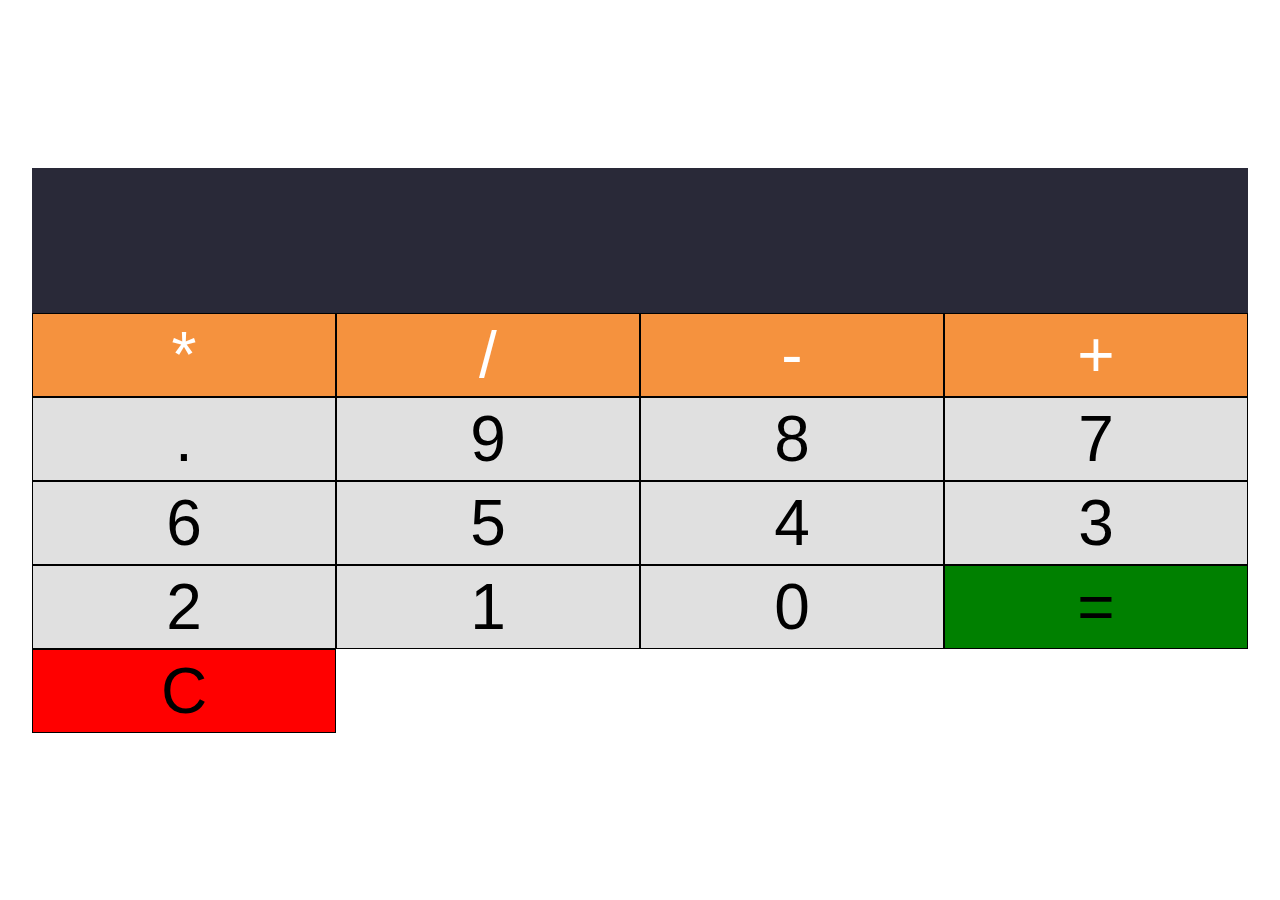
<file: Calculator-JavaScript-Project-master/index.html>
<!DOCTYPE html>
<html lang="en">

<head>
 <meta charset="UTF-8">
 <meta name="viewport" content="width=device-width, initial-scale=1.0">
 <meta http-equiv="X-UA-Compatible" content="ie=edge">
 <title>Recording</title>
 <link rel="stylesheet" href="main.css">
</head>

<body>
 <section class="calculator">
  <form>
   <input type="text" name="" id="" class="screen">
  </form>
  <div class="buttons">
   <!-- yellow -->
   <button type="button" class="btn btn-yellow" data-num="*">*</button>
   <button type="button" class="btn btn-yellow" data-num="/">/</button>
   <button type="button" class="btn btn-yellow" data-num="-">-</button>
   <button type="button" class="btn btn-yellow" data-num="+">+</button>
   <!-- grey buttons -->
   <button type="button" class="btn btn-grey" data-num=".">.</button>
   <button type="button" class="btn btn-grey" data-num="9">9</button>
   <button type="button" class="btn btn-grey" data-num="8">8</button>
   <button type="button" class="btn btn-grey" data-num="7">7</button>
   <button type="button" class="btn btn-grey" data-num="6">6</button>
   <button type="button" class="btn btn-grey" data-num="5">5</button>
   <button type="button" class="btn btn-grey" data-num="4">4</button>
   <button type="button" class="btn btn-grey" data-num="3">3</button>
   <button type="button" class="btn btn-grey" data-num="2">2</button>
   <button type="button" class="btn btn-grey" data-num="1">1</button>
   <button type="button" class="btn btn-grey" data-num="0">0</button>
   <button type="button" class="btn-equal btn-grey">=</button>
   <button type="button" class="btn-clear btn-grey">C</button>


  </div>





 </section>





 <script src="./app.js"></script>
</body>

</html>
</file>
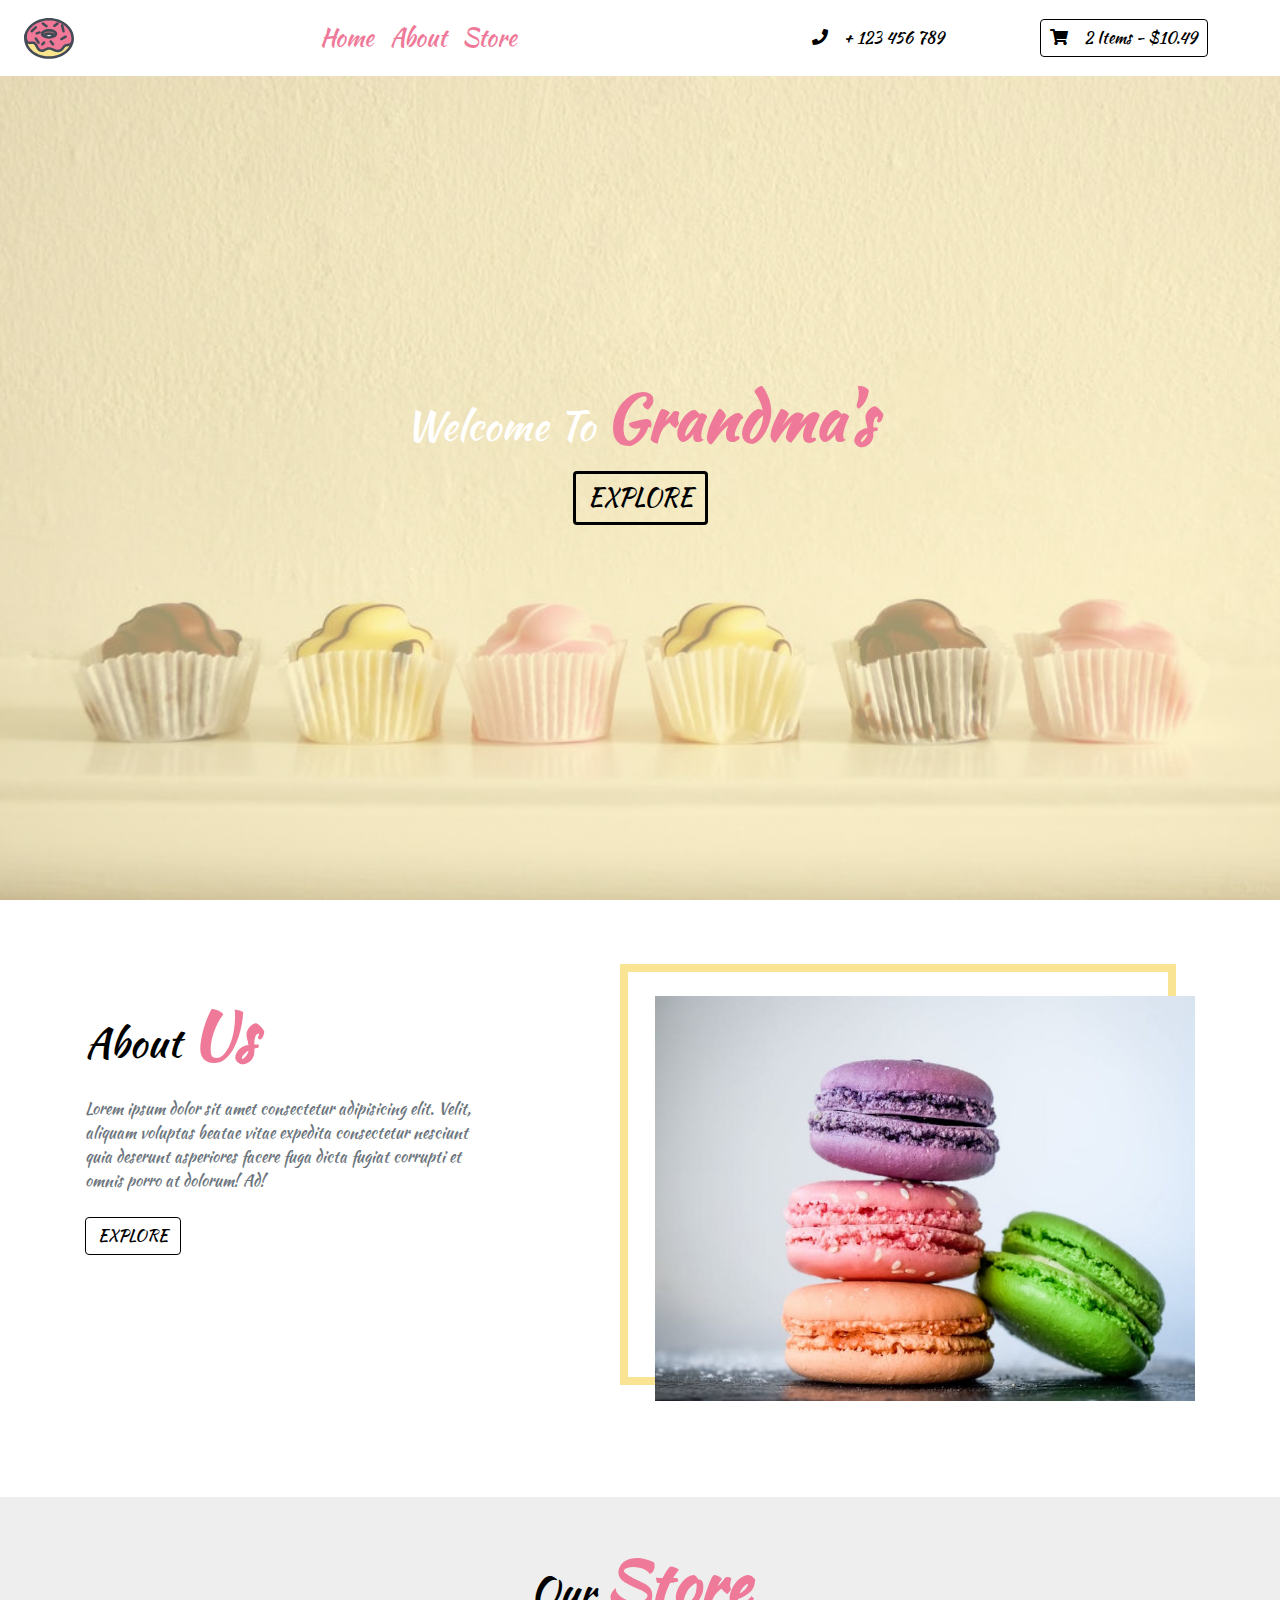
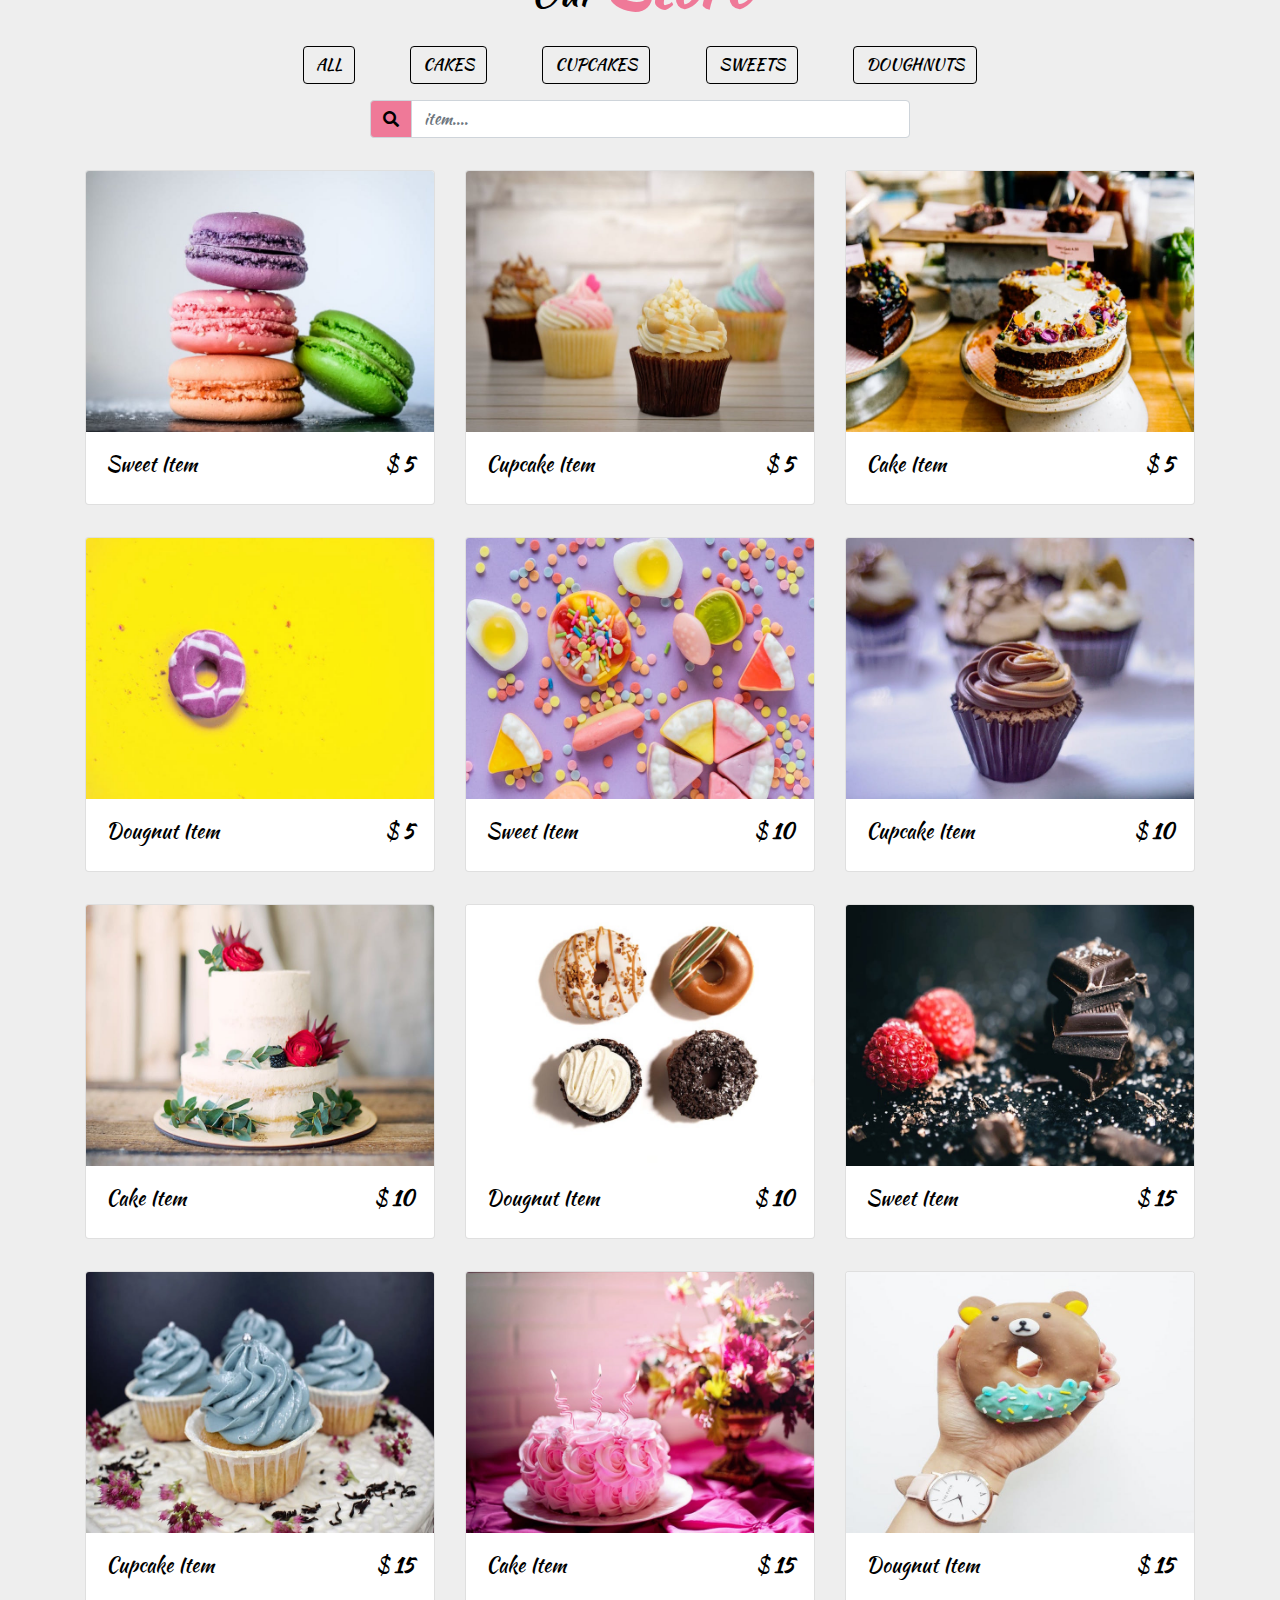
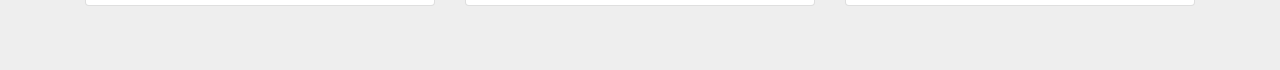
<file: filter-project-main/index.html>
<!DOCTYPE html>
<html lang="en">

<head>
  <meta charset="UTF-8">
  <meta name="viewport" content="width=device-width, initial-scale=1.0">
  <meta http-equiv="X-UA-Compatible" content="ie=edge">
  <!-- bootstrap css -->
  <link rel="stylesheet" href="css/bootstrap.min.css">
  <!-- main css -->
  <link rel="stylesheet" href="css/style.css">

  <!-- font awesome -->
  <link rel="stylesheet" href="css/all.css">
  <title>Starter Template</title>
  <style>
  </style>
</head>

<body>
  <!-- header -->
  <header>
    <!-- navbar  -->
    <!-- 
https://www.iconfinder.com/icons/2427887/dessert_donut_doughnut_fat_sweets_icon
Creative Commons (Attribution 3.0 Unported);
https://www.iconfinder.com/korawan_m
     -->
    <nav class="navbar navbar-expand-lg px-4">
      <a class="navbar-brand" href="#"><img src="img/logo.svg" alt=""></a>
      <button class="navbar-toggler" type="button" data-toggle="collapse" data-target="#myNav">
        <span class="toggler-icon"><i class="fas fa-bars"></i></span>
      </button>
      <div class="collapse navbar-collapse" id="myNav">
        <ul class="navbar-nav mx-auto text-capitalize">
          <li class="nav-item active">
            <a class="nav-link" href="#">home</a>
          </li>
          <li class="nav-item">
            <a class="nav-link " href="#">about</a>
          </li>
          <li class="nav-item">
            <a class="nav-link" href="#">store</a>
          </li>
        </ul>
        <div class="nav-info-items d-none d-lg-flex ">
          <!-- single info -->
          <div class="nav-info align-items-center d-flex justify-content-between mx-lg-5">
            <span class="info-icon mx-lg-3"><i class="fas fa-phone"></i></span>
            <p class="mb-0">+ 123 456 789</p>
          </div>
          <!-- end of single info -->
          <!-- single info -->
          <div id="cart-info" class="nav-info align-items-center cart-info d-flex justify-content-between mx-lg-5">
            <span class="cart-info__icon mr-lg-3"><i class="fas fa-shopping-cart"></i></span>
            <p class="mb-0 text-capitalize"><span id="item-count">2 </span> items - $<span class="item-total">10.49</span></p>
          </div>
          <!-- end of single info -->
        </div>
      </div>
    </nav>
    <!-- end of nav -->
    <!-- banner  -->
    <div class="container-fluid">
      <div class="row max-height justify-content-center align-items-center">
        <div class="col-10 mx-auto banner text-center">
          <h1 class="text-capitalize">welcome to <strong class="banner-title ">grandma's</strong></h1>
          <a href="#store" class="btn banner-link text-uppercase my-2">explore</a>

        </div>
        <div id="cart" class="cart">
          <!-- cart item -->
          <div class="cart-item d-flex justify-content-between text-capitalize my-3">
            <img src="img/z-cake-2.jpeg" class="img-fluid rounded-circle" id="item-img" alt="">
            <div class="item-text">

              <p id="cart-item-title" class="font-weight-bold mb-0">cart item</p>
              <p id="cart-item-price" class="mb-0">10.99</p>
            </div>
            <a href="#" id='cart-item-remove' class="cart-item-remove">
              <i class="fas fa-trash"></i>
            </a>
          </div>
          <!--end of  cart item -->
          <!-- cart item -->
          <div class="cart-item d-flex justify-content-between text-capitalize my-3">
            <img src="img/z-sweets-3.jpeg" class="img-fluid rounded-circle" id="item-img" alt="">
            <div class="cart-item-text">

              <p id="cart-item-title" class="font-weight-bold mb-0">cart item</p>
              <p id="cart-item-price" class="mb-0">10.99</p>
            </div>
            <a href="#" id='cart-item-remove' class="cart-item-remove">
              <i class="fas fa-trash"></i>
            </a>
          </div>
          <!--end of  cart item -->
          <!-- cart total -->
          <div class="cart-total-container d-flex justify-content-around text-capitalize mt-5">
            <h5>total</h5>
            <h5> $ <strong id="cart-total" class="font-weight-bold">10.00</strong> </h5>
          </div>
          <!--end cart total -->
          <!-- cart buttons -->
          <div class="cart-buttons-container mt-3 d-flex justify-content-between">
            <a href="#" id="clear-cart" class="btn btn-outline-secondary btn-black text-uppercase">clear cart</a>
            <a href="#" class="btn btn-outline-secondary text-uppercase btn-pink">checkout</a>
          </div>
          <!--end of  cart buttons -->
          <!--  -->
        </div>
      </div>
    </div>




    <!--end of  banner  -->
  </header>
  <!-- header -->
  <!-- about us -->
  <section class="about py-5" id="about">
    <div class="container">

      <div class="row">
        <div class="col-10 mx-auto col-md-6 my-5">
          <h1 class="text-capitalize">about <strong class="banner-title ">us</strong></h1>
          <p class="my-4 text-muted w-75">Lorem ipsum dolor sit amet consectetur adipisicing elit. Velit, aliquam voluptas
            beatae vitae expedita consectetur nesciunt quia deserunt asperiores facere fuga dicta fugiat corrupti et omnis
            porro at dolorum! Ad!</p>
          <a href="#" class="btn btn-outline-secondary btn-black text-uppercase ">explore</a>

        </div>
        <div class="col-10 mx-auto col-md-6 align-self-center my-5">
          <div class="about-img__container">
            <img src="img/sweets-1.jpeg" class="img-fluid" alt="">
          </div>
        </div>
      </div>
    </div>
  </section>

  <!-- end of about us -->


  <!-- store -->
  <section id="store" class="store py-5">
    <div class="container">
      <!-- section title -->
      <div class="row">
        <div class="col-10 mx-auto col-sm-6 text-center">
          <h1 class="text-capitalize">our <strong class="banner-title ">store</strong></h1>
        </div>
      </div>
      <!-- end of section title -->
      <!--filter buttons -->
      <div class="row">
        <div class=" col-lg-8 mx-auto d-flex justify-content-around my-2 sortBtn flex-wrap">
          <a href="#" class="btn btn-outline-secondary btn-black text-uppercase filter-btn m-2" data-filter="all"> all</a>
          <a href="#" class="btn btn-outline-secondary btn-black text-uppercase filter-btn m-2" data-filter="cakes">cakes</a>
          <a href="#" class="btn btn-outline-secondary btn-black text-uppercase filter-btn m-2" data-filter="cupcakes">cupcakes</a>
          <a href="#" class="btn btn-outline-secondary btn-black text-uppercase filter-btn m-2" data-filter="sweets">sweets</a>
          <a href="#" class="btn btn-outline-secondary btn-black text-uppercase filter-btn m-2" data-filter="doughnuts">doughnuts</a>
        </div>
      </div>
      <!-- search box -->
      <div class="row">

        <div class="col-10 mx-auto col-md-6">
          <form>
            <div class="input-group mb-3">
              <div class="input-group-prepend ">
                <span class="input-group-text search-box" id="search-icon"><i class="fas fa-search"></i></span>
              </div>
              <input type="text" class="form-control" placeholder='item....' id="search-item">
            </div>

          </form>
        </div>
      </div>
      <!--end of filter buttons -->
      <!-- store  items-->
      <div class="row" id="store-items">
        <!-- single item -->
        <div class="col-10 col-sm-6 col-lg-4 mx-auto my-3 store-item sweets" data-item="sweets">
          <div class="card ">
            <div class="img-container">
              <img src="img/sweets-1.jpeg" class="card-img-top store-img" alt="">
              <span class="store-item-icon">
                <i class="fas fa-shopping-cart"></i>
              </span>
            </div>
            <div class="card-body">
              <div class="card-text d-flex justify-content-between text-capitalize">
                <h5 id="store-item-name">sweet item</h5>
                <h5 class="store-item-value">$ <strong id="store-item-price" class="font-weight-bold">5</strong></h5>

              </div>
            </div>


          </div>
          <!-- end of card-->
        </div>
        <!--end of single store item-->
        <!-- single item -->
        <div class="col-10 col-sm-6 col-lg-4 mx-auto my-3 store-item cupcakes" data-item="cupcakes">
          <div class="card ">
            <div class="img-container">
              <img src="img/cupcake-1.jpeg" class="card-img-top store-img" alt="">
              <span class="store-item-icon">
                <i class="fas fa-shopping-cart"></i>
              </span>
            </div>
            <div class="card-body">
              <div class="card-text d-flex justify-content-between text-capitalize">
                <h5 id="store-item-name">cupcake item</h5>
                <h5 class="store-item-value">$ <strong id="store-item-price" class="font-weight-bold">5</strong></h5>

              </div>
            </div>


          </div>
          <!-- end of card-->
        </div>
        <!--end of single store item-->
        <!-- single item -->
        <div class="col-10 col-sm-6 col-lg-4 mx-auto my-3 store-item cakes" data-item="cakes">
          <div class="card ">
            <div class="img-container">
              <img src="img/cake-1.jpeg" class="card-img-top store-img" alt="">
              <span class="store-item-icon">
                <i class="fas fa-shopping-cart"></i>
              </span>
            </div>
            <div class="card-body">
              <div class="card-text d-flex justify-content-between text-capitalize">
                <h5 id="store-item-name">cake item</h5>
                <h5 class="store-item-value">$ <strong id="store-item-price" class="font-weight-bold">5</strong></h5>

              </div>
            </div>


          </div>
          <!-- end of card-->
        </div>
        <!--end of single store item-->
        <!-- single item -->
        <div class="col-10 col-sm-6 col-lg-4 mx-auto my-3 store-item doughnuts" data-item="dougnuts">
          <div class="card ">
            <div class="img-container">
              <img src="img/doughnut-1.jpeg" class="card-img-top store-img" alt="">
              <span class="store-item-icon">
                <i class="fas fa-shopping-cart"></i>
              </span>
            </div>
            <div class="card-body">
              <div class="card-text d-flex justify-content-between text-capitalize">
                <h5 id="store-item-name">dougnut item</h5>
                <h5 class="store-item-value">$ <strong id="store-item-price" class="font-weight-bold">5</strong></h5>

              </div>
            </div>


          </div>
          <!-- end of card-->
        </div>
        <!--end of single store item-->
        <!-- single item -->
        <div class="col-10 col-sm-6 col-lg-4 mx-auto my-3 store-item sweets" data-item="sweets">
          <div class="card ">
            <div class="img-container">
              <img src="img/sweets-2.jpeg" class="card-img-top store-img" alt="">
              <span class="store-item-icon">
                <i class="fas fa-shopping-cart"></i>
              </span>
            </div>
            <div class="card-body">
              <div class="card-text d-flex justify-content-between text-capitalize">
                <h5 id="store-item-name">sweet item</h5>
                <h5 class="store-item-value">$ <strong id="store-item-price" class="font-weight-bold">10</strong></h5>

              </div>
            </div>


          </div>
          <!-- end of card-->
        </div>
        <!--end of single store item-->
        <!-- single item -->
        <div class="col-10 col-sm-6 col-lg-4 mx-auto my-3 store-item cupcakes" data-item="cupcakes">
          <div class="card ">
            <div class="img-container">
              <img src="img/cupcake-2.jpeg" class="card-img-top store-img" alt="">
              <span class="store-item-icon">
                <i class="fas fa-shopping-cart"></i>
              </span>
            </div>
            <div class="card-body">
              <div class="card-text d-flex justify-content-between text-capitalize">
                <h5 id="store-item-name">cupcake item</h5>
                <h5 class="store-item-value">$ <strong id="store-item-price" class="font-weight-bold">10</strong></h5>

              </div>
            </div>


          </div>
          <!-- end of card-->
        </div>
        <!--end of single store item-->
        <!-- single item -->
        <div class="col-10 col-sm-6 col-lg-4 mx-auto my-3 store-item cakes" data-item="cakes">
          <div class="card ">
            <div class="img-container">
              <img src="img/cake-2.jpeg" class="card-img-top store-img" alt="">
              <span class="store-item-icon">
                <i class="fas fa-shopping-cart"></i>
              </span>
            </div>
            <div class="card-body">
              <div class="card-text d-flex justify-content-between text-capitalize">
                <h5 id="store-item-name">cake item</h5>
                <h5 class="store-item-value">$ <strong id="store-item-price" class="font-weight-bold">10</strong></h5>

              </div>
            </div>


          </div>
          <!-- end of card-->
        </div>
        <!--end of single store item-->
        <!-- single item -->
        <div class="col-10 col-sm-6 col-lg-4 mx-auto my-3 store-item doughnuts" data-item="dougnuts">
          <div class="card ">
            <div class="img-container">
              <img src="img/doughnut-2.jpeg" class="card-img-top store-img" alt="">
              <span class="store-item-icon">
                <i class="fas fa-shopping-cart"></i>
              </span>
            </div>
            <div class="card-body">
              <div class="card-text d-flex justify-content-between text-capitalize">
                <h5 id="store-item-name">dougnut item</h5>
                <h5 class="store-item-value">$ <strong id="store-item-price" class="font-weight-bold">10</strong></h5>

              </div>
            </div>


          </div>
          <!-- end of card-->
        </div>
        <!--end of single store item-->
        <!-- single item -->
        <div class="col-10 col-sm-6 col-lg-4 mx-auto my-3 store-item sweets" data-item="sweets">
          <div class="card ">
            <div class="img-container">
              <img src="img/sweets-3.jpeg" class="card-img-top store-img" alt="">
              <span class="store-item-icon">
                <i class="fas fa-shopping-cart"></i>
              </span>
            </div>
            <div class="card-body">
              <div class="card-text d-flex justify-content-between text-capitalize">
                <h5 id="store-item-name">sweet item</h5>
                <h5 class="store-item-value">$ <strong id="store-item-price" class="font-weight-bold">15</strong></h5>

              </div>
            </div>


          </div>
          <!-- end of card-->
        </div>
        <!--end of single store item-->
        <!-- single item -->
        <div class="col-10 col-sm-6 col-lg-4 mx-auto my-3 store-item cupcakes" data-item="cupcakes">
          <div class="card ">
            <div class="img-container">
              <img src="img/cupcake-3.jpeg" class="card-img-top store-img" alt="">
              <span class="store-item-icon">
                <i class="fas fa-shopping-cart"></i>
              </span>
            </div>
            <div class="card-body">
              <div class="card-text d-flex justify-content-between text-capitalize">
                <h5 id="store-item-name">cupcake item</h5>
                <h5 class="store-item-value">$ <strong id="store-item-price" class="font-weight-bold">15</strong></h5>

              </div>
            </div>


          </div>
          <!-- end of card-->
        </div>
        <!--end of single store item-->
        <!-- single item -->
        <div class="col-10 col-sm-6 col-lg-4 mx-auto my-3 store-item cakes" data-item="cakes">
          <div class="card ">
            <div class="img-container">
              <img src="img/cake-3.jpeg" class="card-img-top store-img" alt="">
              <span class="store-item-icon">
                <i class="fas fa-shopping-cart"></i>
              </span>
            </div>
            <div class="card-body">
              <div class="card-text d-flex justify-content-between text-capitalize">
                <h5 id="store-item-name">cake item</h5>
                <h5 class="store-item-value">$ <strong id="store-item-price" class="font-weight-bold">15</strong></h5>

              </div>
            </div>


          </div>
          <!-- end of card-->
        </div>
        <!--end of single store item-->
        <!-- single item -->
        <div class="col-10 col-sm-6 col-lg-4 mx-auto my-3 store-item doughnuts" data-item="dougnuts">
          <div class="card ">
            <div class="img-container">
              <img src="img/doughnut-3.jpeg" class="card-img-top store-img" alt="">
              <span class="store-item-icon">
                <i class="fas fa-shopping-cart"></i>
              </span>
            </div>
            <div class="card-body">
              <div class="card-text d-flex justify-content-between text-capitalize">
                <h5 id="store-item-name">dougnut item</h5>
                <h5 class="store-item-value">$ <strong id="store-item-price" class="font-weight-bold">15</strong></h5>

              </div>
            </div>


          </div>
          <!-- end of card-->
        </div>
        <!--end of single store item-->

      </div>
  </section>
  <!--end of store items -->



  <!-- jquery -->
  <script src="js/jquery-3.3.1.min.js"></script>
  <!-- bootstrap js -->
  <script src="js/bootstrap.bundle.min.js"></script>
  <!-- script js -->
  <script src="js/app.js"></script>
</body>

</html>
</file>
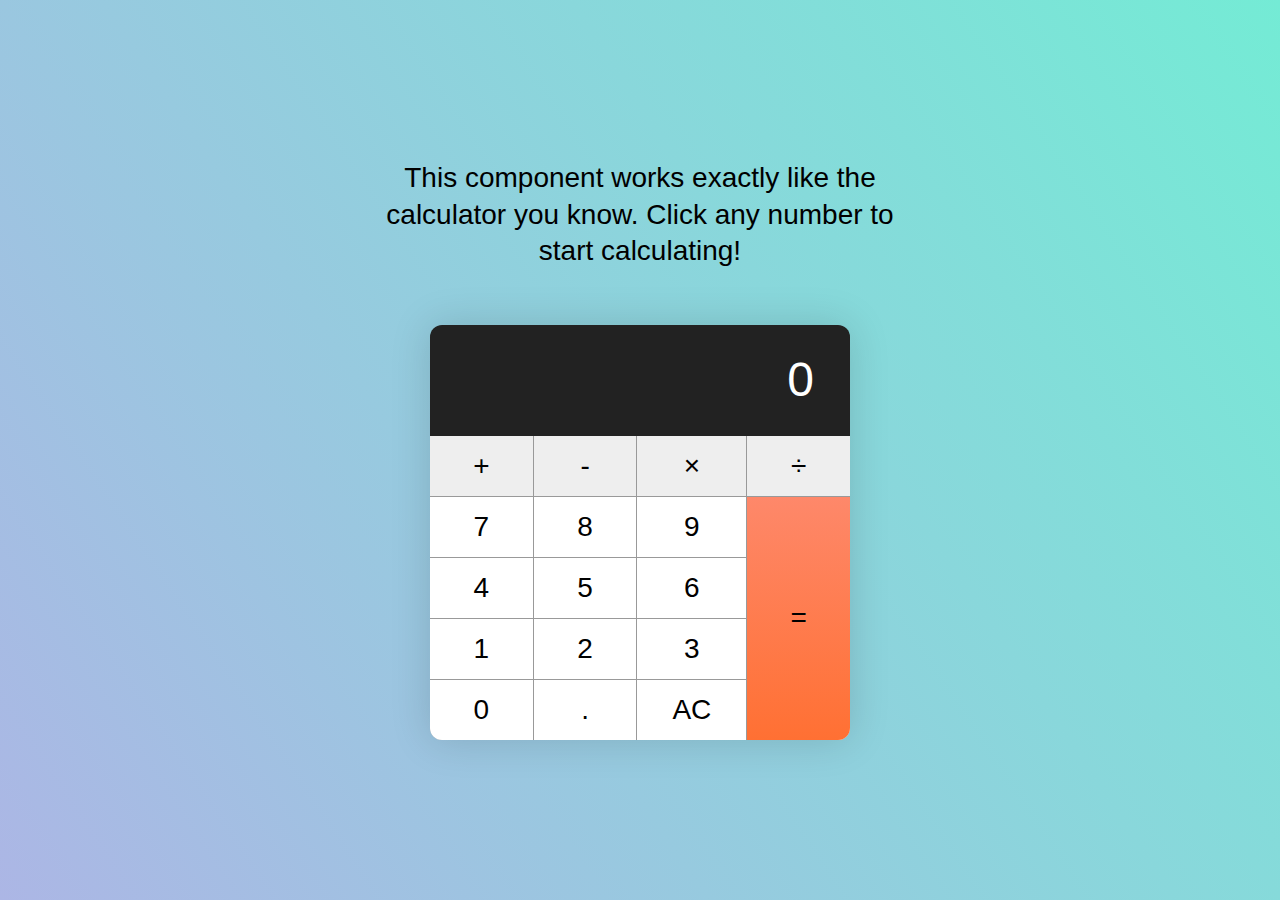
<file: free-codecamp-calculator/index.html>
<!DOCTYPE html>
<html lang="en">
  <head>
    <meta charset="UTF-8" />
    <meta http-equiv="X-UA-Compatible" content="IE=edge" />
    <meta name="viewport" content="width=device-width, initial-scale=1.0" />
    <title>Document</title>
    <link rel="stylesheet" type="text/css" href="styles.css" />
  </head>
  <body>
    <div class="container">
      <p>
        This component works exactly like the calculator you know. Click any
        number to start calculating!
      </p>
      <div class="calculator">
        <div class="calculator__display">0</div>

        <div class="calculator__keys">
          <button class="key--operator" data-action="add">+</button>
          <button class="key--operator" data-action="subtract">-</button>
          <button class="key--operator" data-action="multiply">&times;</button>
          <button class="key--operator" data-action="divide">÷</button>
          <button>7</button>
          <button>8</button>
          <button>9</button>
          <button>4</button>
          <button>5</button>
          <button>6</button>
          <button>1</button>
          <button>2</button>
          <button>3</button>
          <button>0</button>
          <button data-action="decimal">.</button>
          <button data-action="clear">AC</button>
          <button class="key--equal" data-action="calculate">=</button>
        </div>
      </div>
    </div>
    <script src="app.js"></script>
  </body>
</html>
</file>
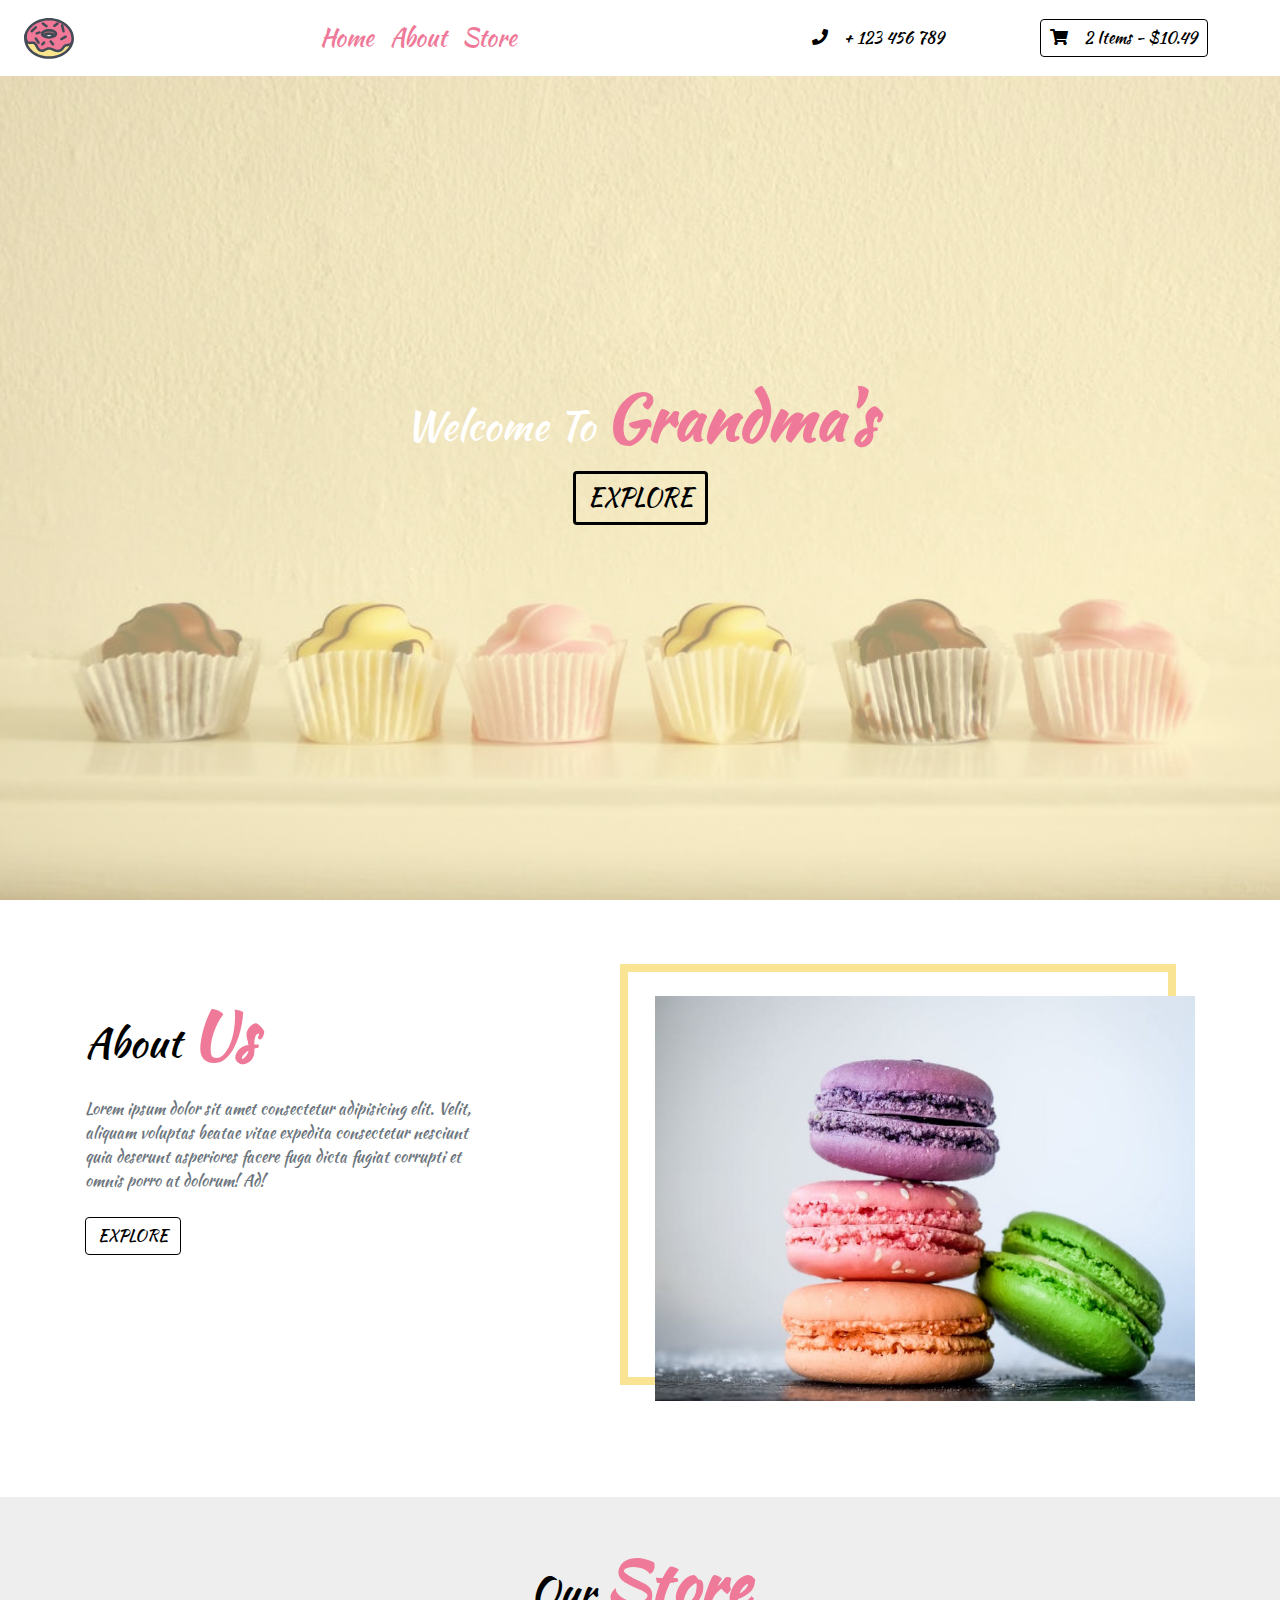
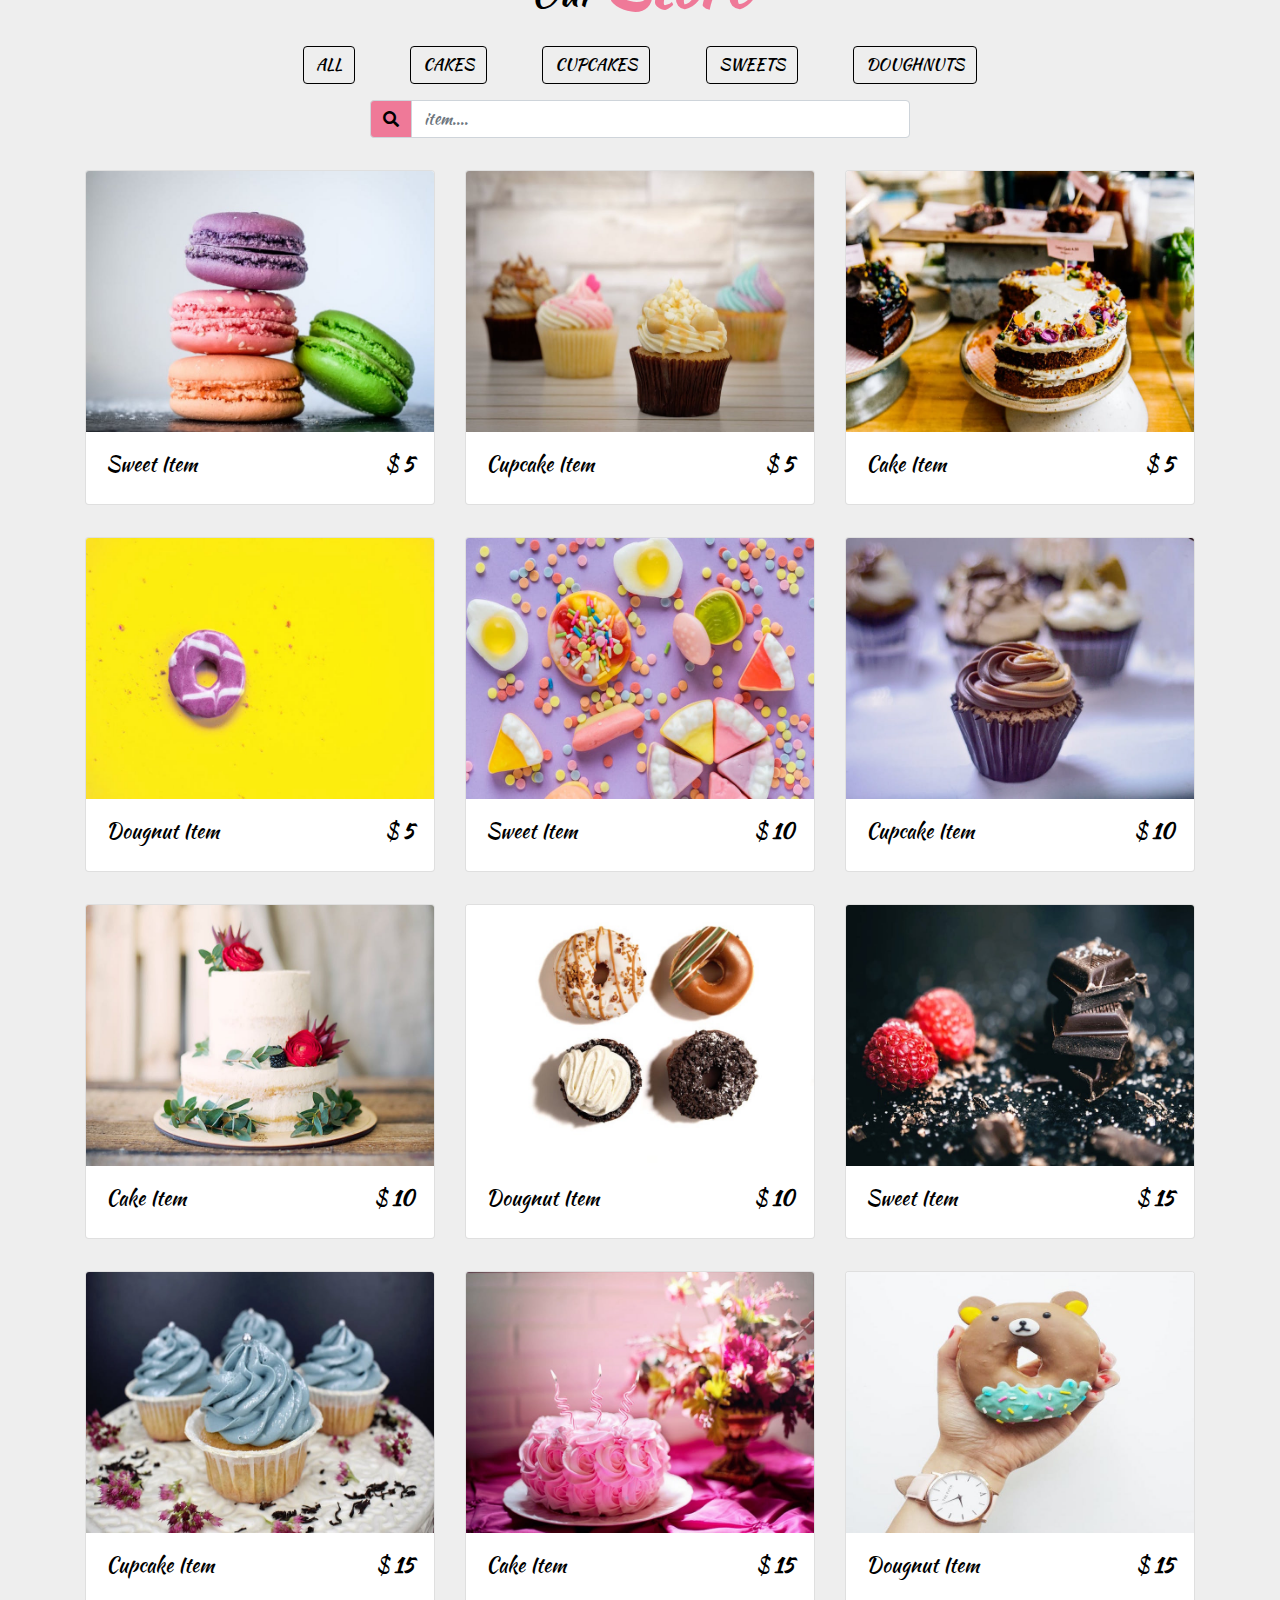
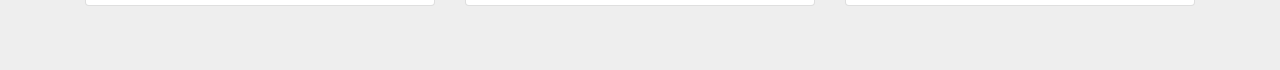
<file: Modal-JavaScript-Project-master/index.html>
<!DOCTYPE html>
<html lang="en">

<head>
  <meta charset="UTF-8">
  <meta name="viewport" content="width=device-width, initial-scale=1.0">
  <meta http-equiv="X-UA-Compatible" content="ie=edge">
  <!-- bootstrap css -->
  <link rel="stylesheet" href="css/bootstrap.min.css">
  <!-- main css -->
  <link rel="stylesheet" href="css/style.css">

  <!-- font awesome -->
  <link rel="stylesheet" href="css/all.css">
  <title>Starter Template</title>
  <style>
  </style>
</head>

<body>
  <!-- header -->
  <header>
    <!-- navbar  -->
    <!-- 
https://www.iconfinder.com/icons/2427887/dessert_donut_doughnut_fat_sweets_icon
Creative Commons (Attribution 3.0 Unported);
https://www.iconfinder.com/korawan_m
     -->
    <nav class="navbar navbar-expand-lg px-4">
      <a class="navbar-brand" href="#"><img src="img/logo.svg" alt=""></a>
      <button class="navbar-toggler" type="button" data-toggle="collapse" data-target="#myNav">
        <span class="toggler-icon"><i class="fas fa-bars"></i></span>
      </button>
      <div class="collapse navbar-collapse" id="myNav">
        <ul class="navbar-nav mx-auto text-capitalize">
          <li class="nav-item active">
            <a class="nav-link" href="#">home</a>
          </li>
          <li class="nav-item">
            <a class="nav-link " href="#">about</a>
          </li>
          <li class="nav-item">
            <a class="nav-link" href="#">store</a>
          </li>
        </ul>
        <div class="nav-info-items d-none d-lg-flex ">
          <!-- single info -->
          <div class="nav-info align-items-center d-flex justify-content-between mx-lg-5">
            <span class="info-icon mx-lg-3"><i class="fas fa-phone"></i></span>
            <p class="mb-0">+ 123 456 789</p>
          </div>
          <!-- end of single info -->
          <!-- single info -->
          <div id="cart-info" class="nav-info align-items-center cart-info d-flex justify-content-between mx-lg-5">
            <span class="cart-info__icon mr-lg-3"><i class="fas fa-shopping-cart"></i></span>
            <p class="mb-0 text-capitalize"><span id="item-count">2 </span> items - $<span class="item-total">10.49</span></p>
          </div>
          <!-- end of single info -->
        </div>
      </div>
    </nav>
    <!-- end of nav -->
    <!-- banner  -->
    <div class="container-fluid">
      <div class="row max-height justify-content-center align-items-center">
        <div class="col-10 mx-auto banner text-center">
          <h1 class="text-capitalize">welcome to <strong class="banner-title ">grandma's</strong></h1>
          <a href="#store" class="btn banner-link text-uppercase my-2">explore</a>

        </div>
        <div id="cart" class="cart">
          <!-- cart item -->
          <div class="cart-item d-flex justify-content-between text-capitalize my-3">
            <img src="img/z-cake-2.jpeg" class="img-fluid rounded-circle" id="item-img" alt="">
            <div class="item-text">

              <p id="cart-item-title" class="font-weight-bold mb-0">cart item</p>
              <p id="cart-item-price" class="mb-0">10.99</p>
            </div>
            <a href="#" id='cart-item-remove' class="cart-item-remove">
              <i class="fas fa-trash"></i>
            </a>
          </div>
          <!--end of  cart item -->
          <!-- cart item -->
          <div class="cart-item d-flex justify-content-between text-capitalize my-3">
            <img src="img/z-sweets-3.jpeg" class="img-fluid rounded-circle" id="item-img" alt="">
            <div class="cart-item-text">

              <p id="cart-item-title" class="font-weight-bold mb-0">cart item</p>
              <p id="cart-item-price" class="mb-0">10.99</p>
            </div>
            <a href="#" id='cart-item-remove' class="cart-item-remove">
              <i class="fas fa-trash"></i>
            </a>
          </div>
          <!--end of  cart item -->
          <!-- cart total -->
          <div class="cart-total-container d-flex justify-content-around text-capitalize mt-5">
            <h5>total</h5>
            <h5> $ <strong id="cart-total" class="font-weight-bold">10.00</strong> </h5>
          </div>
          <!--end cart total -->
          <!-- cart buttons -->
          <div class="cart-buttons-container mt-3 d-flex justify-content-between">
            <a href="#" id="clear-cart" class="btn btn-outline-secondary btn-black text-uppercase">clear cart</a>
            <a href="#" class="btn btn-outline-secondary text-uppercase btn-pink">checkout</a>
          </div>
          <!--end of  cart buttons -->
          <!--  -->
        </div>
      </div>
    </div>




    <!--end of  banner  -->
  </header>
  <!-- header -->
  <!-- about us -->
  <section class="about py-5" id="about">
    <div class="container">

      <div class="row">
        <div class="col-10 mx-auto col-md-6 my-5">
          <h1 class="text-capitalize">about <strong class="banner-title ">us</strong></h1>
          <p class="my-4 text-muted w-75">Lorem ipsum dolor sit amet consectetur adipisicing elit. Velit, aliquam voluptas
            beatae vitae expedita consectetur nesciunt quia deserunt asperiores facere fuga dicta fugiat corrupti et omnis
            porro at dolorum! Ad!</p>
          <a href="#" class="btn btn-outline-secondary btn-black text-uppercase ">explore</a>

        </div>
        <div class="col-10 mx-auto col-md-6 align-self-center my-5">
          <div class="about-img__container">
            <img src="img/sweets-1.jpeg" class="img-fluid" alt="">
          </div>
        </div>
      </div>
    </div>
  </section>

  <!-- end of about us -->


  <!-- store -->
  <section id="store" class="store py-5">
    <div class="container">
      <!-- section title -->
      <div class="row">
        <div class="col-10 mx-auto col-sm-6 text-center">
          <h1 class="text-capitalize">our <strong class="banner-title ">store</strong></h1>
        </div>
      </div>
      <!-- end of section title -->
      <!--filter buttons -->
      <div class="row">
        <div class=" col-lg-8 mx-auto d-flex justify-content-around my-2 sortBtn flex-wrap">
          <a href="#" class="btn btn-outline-secondary btn-black text-uppercase filter-btn m-2" data-filter="all"> all</a>
          <a href="#" class="btn btn-outline-secondary btn-black text-uppercase filter-btn m-2" data-filter="cakes">cakes</a>
          <a href="#" class="btn btn-outline-secondary btn-black text-uppercase filter-btn m-2" data-filter="cupcakes">cupcakes</a>
          <a href="#" class="btn btn-outline-secondary btn-black text-uppercase filter-btn m-2" data-filter="sweets">sweets</a>
          <a href="#" class="btn btn-outline-secondary btn-black text-uppercase filter-btn m-2" data-filter="doughnuts">doughnuts</a>
        </div>
      </div>
      <!-- search box -->
      <div class="row">

        <div class="col-10 mx-auto col-md-6">
          <form>
            <div class="input-group mb-3">
              <div class="input-group-prepend ">
                <span class="input-group-text search-box" id="search-icon"><i class="fas fa-search"></i></span>
              </div>
              <input type="text" class="form-control" placeholder='item....' id="search-item">
            </div>

          </form>
        </div>
      </div>
      <!--end of filter buttons -->
      <!-- store  items-->
      <div class="row" class="store-items" id="store-items">
        <!-- single item -->
        <div class="col-10 col-sm-6 col-lg-4 mx-auto my-3 store-item sweets" data-item="sweets">
          <div class="card ">
            <div class="img-container">
              <img src="img/sweets-1.jpeg" class="card-img-top store-img" alt="">
              <span class="store-item-icon">
                <i class="fas fa-shopping-cart"></i>
              </span>
            </div>
            <div class="card-body">
              <div class="card-text d-flex justify-content-between text-capitalize">
                <h5 id="store-item-name">sweet item</h5>
                <h5 class="store-item-value">$ <strong id="store-item-price" class="font-weight-bold">5</strong></h5>

              </div>
            </div>


          </div>
          <!-- end of card-->
        </div>
        <!--end of single store item-->
        <!-- single item -->
        <div class="col-10 col-sm-6 col-lg-4 mx-auto my-3 store-item cupcakes" data-item="cupcakes">
          <div class="card ">
            <div class="img-container">
              <img src="img/cupcake-1.jpeg" class="card-img-top store-img" alt="">
              <span class="store-item-icon">
                <i class="fas fa-shopping-cart"></i>
              </span>
            </div>
            <div class="card-body">
              <div class="card-text d-flex justify-content-between text-capitalize">
                <h5 id="store-item-name">cupcake item</h5>
                <h5 class="store-item-value">$ <strong id="store-item-price" class="font-weight-bold">5</strong></h5>

              </div>
            </div>


          </div>
          <!-- end of card-->
        </div>
        <!--end of single store item-->
        <!-- single item -->
        <div class="col-10 col-sm-6 col-lg-4 mx-auto my-3 store-item cakes" data-item="cakes">
          <div class="card ">
            <div class="img-container">
              <img src="img/cake-1.jpeg" class="card-img-top store-img" alt="">
              <span class="store-item-icon">
                <i class="fas fa-shopping-cart"></i>
              </span>
            </div>
            <div class="card-body">
              <div class="card-text d-flex justify-content-between text-capitalize">
                <h5 id="store-item-name">cake item</h5>
                <h5 class="store-item-value">$ <strong id="store-item-price" class="font-weight-bold">5</strong></h5>

              </div>
            </div>


          </div>
          <!-- end of card-->
        </div>
        <!--end of single store item-->
        <!-- single item -->
        <div class="col-10 col-sm-6 col-lg-4 mx-auto my-3 store-item doughnuts" data-item="dougnuts">
          <div class="card ">
            <div class="img-container">
              <img src="img/doughnut-1.jpeg" class="card-img-top store-img" alt="">
              <span class="store-item-icon">
                <i class="fas fa-shopping-cart"></i>
              </span>
            </div>
            <div class="card-body">
              <div class="card-text d-flex justify-content-between text-capitalize">
                <h5 id="store-item-name">dougnut item</h5>
                <h5 class="store-item-value">$ <strong id="store-item-price" class="font-weight-bold">5</strong></h5>

              </div>
            </div>


          </div>
          <!-- end of card-->
        </div>
        <!--end of single store item-->
        <!-- single item -->
        <div class="col-10 col-sm-6 col-lg-4 mx-auto my-3 store-item sweets" data-item="sweets">
          <div class="card ">
            <div class="img-container">
              <img src="img/sweets-2.jpeg" class="card-img-top store-img" alt="">
              <span class="store-item-icon">
                <i class="fas fa-shopping-cart"></i>
              </span>
            </div>
            <div class="card-body">
              <div class="card-text d-flex justify-content-between text-capitalize">
                <h5 id="store-item-name">sweet item</h5>
                <h5 class="store-item-value">$ <strong id="store-item-price" class="font-weight-bold">10</strong></h5>

              </div>
            </div>


          </div>
          <!-- end of card-->
        </div>
        <!--end of single store item-->
        <!-- single item -->
        <div class="col-10 col-sm-6 col-lg-4 mx-auto my-3 store-item cupcakes" data-item="cupcakes">
          <div class="card ">
            <div class="img-container">
              <img src="img/cupcake-2.jpeg" class="card-img-top store-img" alt="">
              <span class="store-item-icon">
                <i class="fas fa-shopping-cart"></i>
              </span>
            </div>
            <div class="card-body">
              <div class="card-text d-flex justify-content-between text-capitalize">
                <h5 id="store-item-name">cupcake item</h5>
                <h5 class="store-item-value">$ <strong id="store-item-price" class="font-weight-bold">10</strong></h5>

              </div>
            </div>


          </div>
          <!-- end of card-->
        </div>
        <!--end of single store item-->
        <!-- single item -->
        <div class="col-10 col-sm-6 col-lg-4 mx-auto my-3 store-item cakes" data-item="cakes">
          <div class="card ">
            <div class="img-container">
              <img src="img/cake-2.jpeg" class="card-img-top store-img" alt="">
              <span class="store-item-icon">
                <i class="fas fa-shopping-cart"></i>
              </span>
            </div>
            <div class="card-body">
              <div class="card-text d-flex justify-content-between text-capitalize">
                <h5 id="store-item-name">cake item</h5>
                <h5 class="store-item-value">$ <strong id="store-item-price" class="font-weight-bold">10</strong></h5>

              </div>
            </div>


          </div>
          <!-- end of card-->
        </div>
        <!--end of single store item-->
        <!-- single item -->
        <div class="col-10 col-sm-6 col-lg-4 mx-auto my-3 store-item doughnuts" data-item="dougnuts">
          <div class="card ">
            <div class="img-container">
              <img src="img/doughnut-2.jpeg" class="card-img-top store-img" alt="">
              <span class="store-item-icon">
                <i class="fas fa-shopping-cart"></i>
              </span>
            </div>
            <div class="card-body">
              <div class="card-text d-flex justify-content-between text-capitalize">
                <h5 id="store-item-name">dougnut item</h5>
                <h5 class="store-item-value">$ <strong id="store-item-price" class="font-weight-bold">10</strong></h5>

              </div>
            </div>


          </div>
          <!-- end of card-->
        </div>
        <!--end of single store item-->
        <!-- single item -->
        <div class="col-10 col-sm-6 col-lg-4 mx-auto my-3 store-item sweets" data-item="sweets">
          <div class="card ">
            <div class="img-container">
              <img src="img/sweets-3.jpeg" class="card-img-top store-img" alt="">
              <span class="store-item-icon">
                <i class="fas fa-shopping-cart"></i>
              </span>
            </div>
            <div class="card-body">
              <div class="card-text d-flex justify-content-between text-capitalize">
                <h5 id="store-item-name">sweet item</h5>
                <h5 class="store-item-value">$ <strong id="store-item-price" class="font-weight-bold">15</strong></h5>

              </div>
            </div>


          </div>
          <!-- end of card-->
        </div>
        <!--end of single store item-->
        <!-- single item -->
        <div class="col-10 col-sm-6 col-lg-4 mx-auto my-3 store-item cupcakes" data-item="cupcakes">
          <div class="card ">
            <div class="img-container">
              <img src="img/cupcake-3.jpeg" class="card-img-top store-img" alt="">
              <span class="store-item-icon">
                <i class="fas fa-shopping-cart"></i>
              </span>
            </div>
            <div class="card-body">
              <div class="card-text d-flex justify-content-between text-capitalize">
                <h5 id="store-item-name">cupcake item</h5>
                <h5 class="store-item-value">$ <strong id="store-item-price" class="font-weight-bold">15</strong></h5>

              </div>
            </div>


          </div>
          <!-- end of card-->
        </div>
        <!--end of single store item-->
        <!-- single item -->
        <div class="col-10 col-sm-6 col-lg-4 mx-auto my-3 store-item cakes" data-item="cakes">
          <div class="card ">
            <div class="img-container">
              <img src="img/cake-3.jpeg" class="card-img-top store-img" alt="">
              <span class="store-item-icon">
                <i class="fas fa-shopping-cart"></i>
              </span>
            </div>
            <div class="card-body">
              <div class="card-text d-flex justify-content-between text-capitalize">
                <h5 id="store-item-name">cake item</h5>
                <h5 class="store-item-value">$ <strong id="store-item-price" class="font-weight-bold">15</strong></h5>

              </div>
            </div>


          </div>
          <!-- end of card-->
        </div>
        <!--end of single store item-->
        <!-- single item -->
        <div class="col-10 col-sm-6 col-lg-4 mx-auto my-3 store-item doughnuts" data-item="dougnuts">
          <div class="card ">
            <div class="img-container">
              <img src="img/doughnut-3.jpeg" class="card-img-top store-img" alt="">
              <span class="store-item-icon">
                <i class="fas fa-shopping-cart"></i>
              </span>
            </div>
            <div class="card-body">
              <div class="card-text d-flex justify-content-between text-capitalize">
                <h5 id="store-item-name">dougnut item</h5>
                <h5 class="store-item-value">$ <strong id="store-item-price" class="font-weight-bold">15</strong></h5>

              </div>
            </div>


          </div>
          <!-- end of card-->
        </div>
        <!--end of single store item-->

      </div>
  </section>
  <!--end of store items -->


  <!-- modal-container -->
  <div class="container-fluid ">
    <div class="row lightbox-container align-items-center">
      <div class="col-10 col-md-10 mx-auto text-right lightbox-holder">
        <span class="lightbox-close"><i class="fas fa-window-close"></i></span>
        <div class="lightbox-item"></div>
        <span class="lightbox-control btnLeft"><i class="fas fa-caret-left"></i></span>
        <span class="lightbox-control btnRight"><i class="fas fa-caret-right"></i></span>
      </div>

    </div>
  </div>


  <!-- jquery -->
  <script src="./js/jquery-3.3.1.min.js"></script>
  <!-- bootstrap js -->
  <script src="./js/bootstrap.bundle.min.js"></script>
  <!-- script js -->
  <script src="./js/app.js"></script>
</body>

</html>
</file>
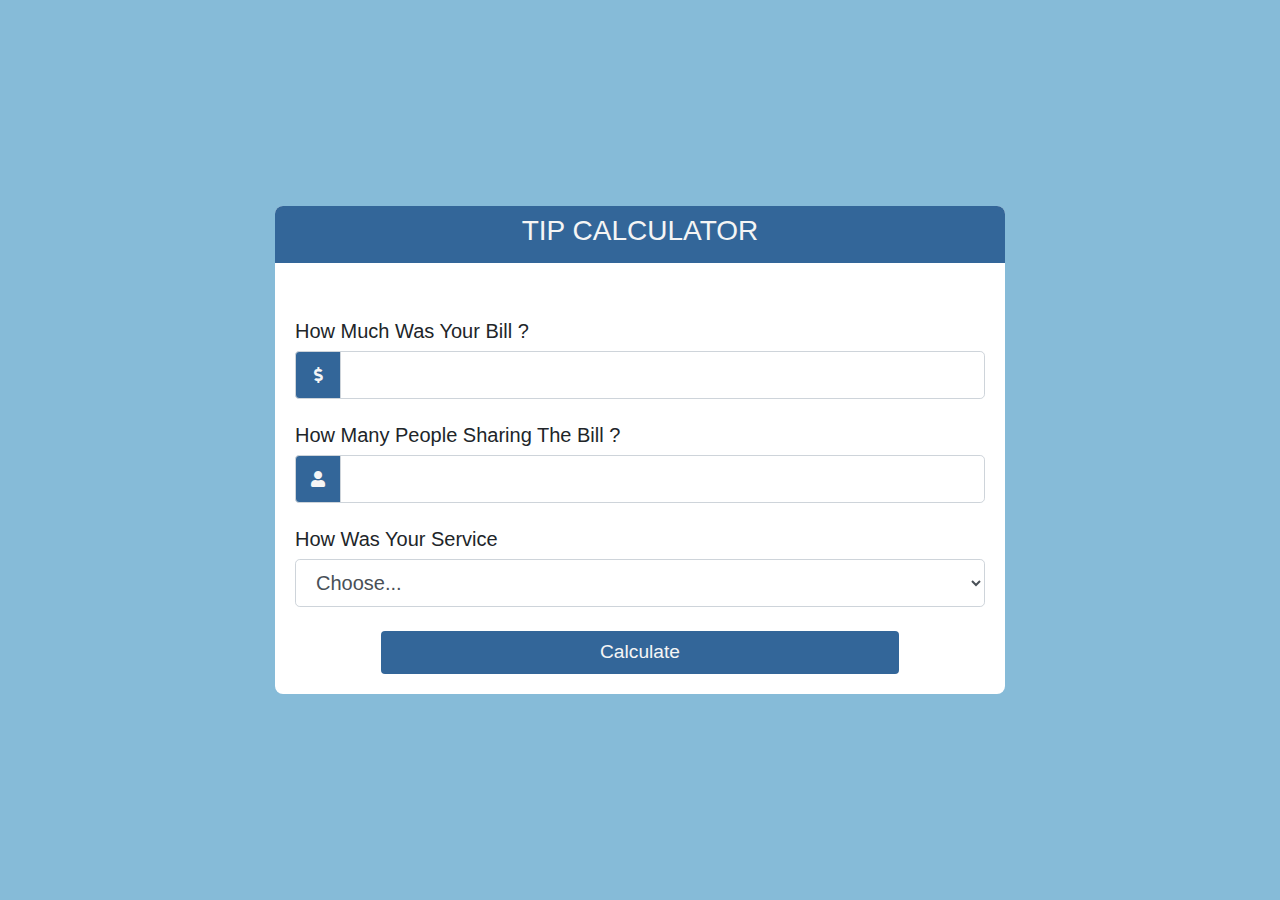
<file: Tip-Form-JavaScript-Project-master/index.html>
<!DOCTYPE html>
<html lang="en">
  <head>
    <meta charset="UTF-8" />
    <meta name="viewport" content="width=device-width, initial-scale=1.0" />
    <meta http-equiv="X-UA-Compatible" content="ie=edge" />
    <!-- bootstrap css -->
    <link rel="stylesheet" href="./css/bootstrap.min.css" />
    <!-- main css -->
    <link rel="stylesheet" href="./css/main.css" />
    <!-- google fonts -->
    <link
      href="https://fonts.googleapis.com/css?family=Courgette"
      rel="stylesheet"
    />

    <!-- font awesome -->
    <link rel="stylesheet" href="./css/all.css" />
    <title>Background Image Project</title>
    <style></style>
  </head>

  <body>
    <div class="container">
      <div class="row max-height align-items-center">
        <div class="col-10 mx-auto col-md-8">
          <div class="card">
            <div class="card-title p-2">
              <h3 class="text-uppercase text-center">tip calculator</h3>
            </div>
            <div class="card-body">
              <!-- end of  card title -->
              <div class="feedback text-center alert text-capitalize p-1">
                your feedback
              </div>
              <form id="tip-form">
                <!-- single input -->
                <div class="my-4">
                  <h5 class="text-capitalize mb-2">how much was your bill ?</h5>
                  <div class="input-group">
                    <div class="input-group-prepend">
                      <span class="input-group-text bill-icon"
                        ><i class="fas fa-dollar-sign fa-fw"></i
                      ></span>
                    </div>
                    <input
                      type="number"
                      class="form-control form-control-lg"
                      id="input-bill"
                      step=".01"
                    />
                  </div>
                </div>
                <!-- end of single input -->
                <!-- single input -->
                <div class="my-4">
                  <h5 class="text-capitalize mb-2">
                    how many people sharing the bill ?
                  </h5>
                  <div class="input-group">
                    <div class="input-group-prepend">
                      <span class="input-group-text user-icon"
                        ><i class="fas fa-user fa-fw"></i
                      ></span>
                    </div>
                    <input
                      type="number"
                      class="form-control form-control-lg"
                      id="input-users"
                    />
                  </div>
                </div>
                <!-- end of single input -->
                <!-- single input -->
                <div class="my-4">
                  <h5 class="text-capitalize mb-2">how was your service</h5>
                  <div class="form-group">
                    <select
                      class="form-control form-control-lg text-capitalize"
                      id="input-service"
                    >
                      <option selected value="0">Choose...</option>
                    </select>
                  </div>
                </div>
                <!-- end of single input -->

                <input
                  type="submit"
                  class="d-block mx-auto text-capitalize btn submitBtn w-75"
                  value="calculate"
                />
              </form>
              <div class="loader text-center">
                <img src="img/Facebook-1s-200px.gif" alt="" />
              </div>
              <!-- results -->
              <div class="results text-center my-3">
                <h3 class="text-capitalize">
                  tip amount<span> $ </span><span id="tip-amount"></span>
                </h3>
                <h3 class="text-capitalize">
                  total amount<span> $ </span><span id="total-amount"></span>
                </h3>
                <h3 class="text-capitalize">
                  each person owes<span> $ </span
                  ><span id="person-amount"></span>
                </h3>
              </div>
            </div>
            <!--  -->
          </div>
        </div>
      </div>
    </div>

    <!-- jquery -->
    <script src="./js/jquery-3.3.1.min.js"></script>
    <!-- bootstrap js -->
    <script src="./js/bootstrap.bundle.min.js"></script>
    <!-- script js -->
    <script src="./js/app.js"></script>
  </body>
</html>
</file>
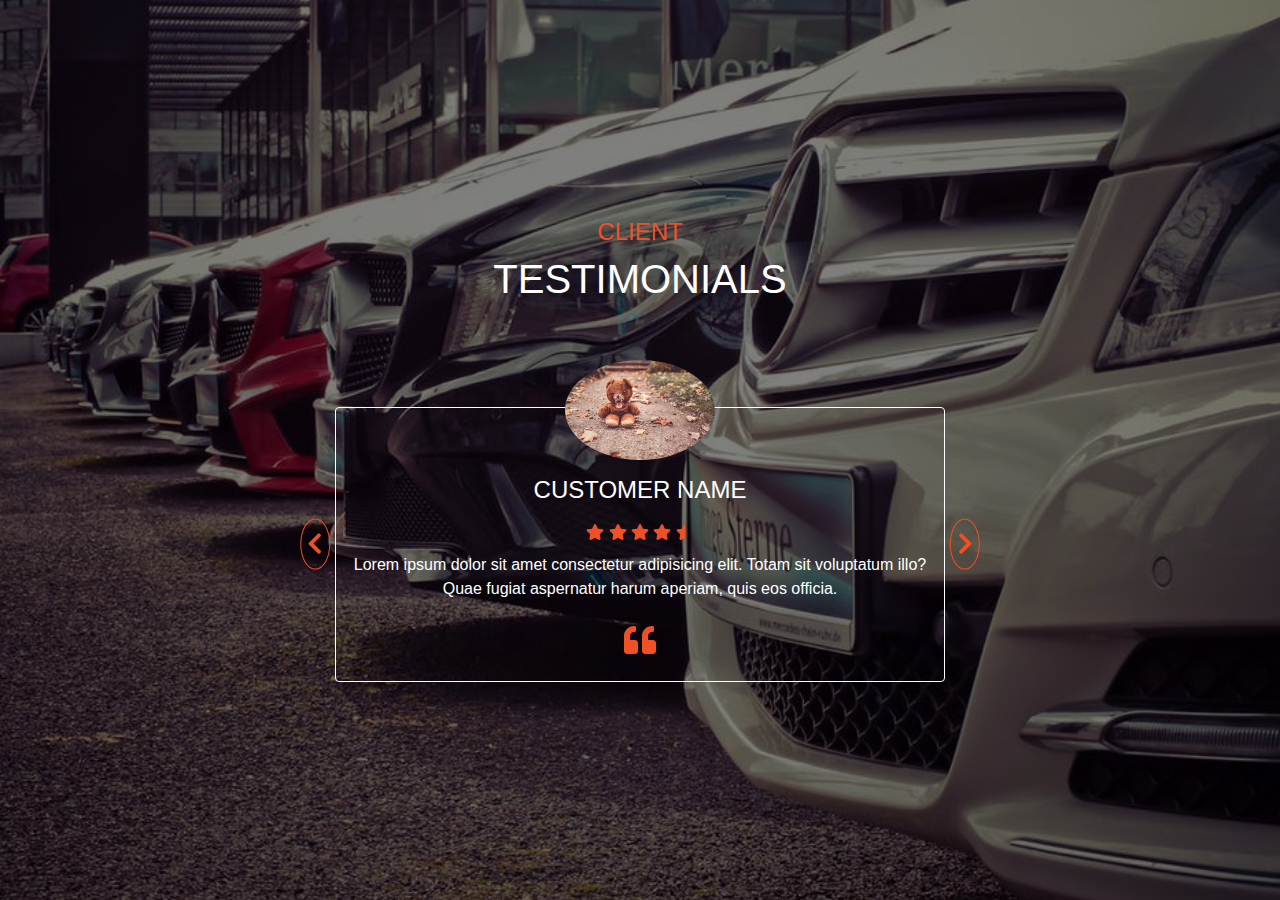
<file: Testimonals-project/testimonial-project-main/index.html>
<!DOCTYPE html>
<html lang="en">

<head>
 <meta charset="UTF-8">
 <meta name="viewport" content="width=device-width, initial-scale=1.0">
 <meta http-equiv="X-UA-Compatible" content="ie=edge">
 <!-- bootstrap css -->
 <link rel="stylesheet" href="css/bootstrap.min.css">
 <!-- main css -->
 <link rel="stylesheet" href="css/main.css">
 <!-- google fonts -->
 <link href="https://fonts.googleapis.com/css?family=Courgette" rel="stylesheet">

 <!-- font awesome -->
 <script src="js/all.js"></script>
 <title>Starter Template</title>
 <style>
 </style>
</head>

<body>

 <div class="container-fluid">
  <div class="row max-height align-items-center">
   <!-- col -->
   <div class="col-10 mx-auto col-md-6">
    <div class="row">
     <div class="col text-center my-5">
      <h4 class="title-heading text-uppercase">client</h4>
      <h1 class="title-subheading text-uppercase">testimonials</h1>
     </div>
    </div>

    <div class="card my-5 text-center customer-card ">
     <img src="img/customer-0.jpg" width="150" id="customer-img" class="img-card mx-auto" alt="">
     <h4 id="customer-name" class="text-uppercase">customer name</h4>
     <div class="review-icons my-2">
      <span class="star-icon">
       <i class="fas fa-star"></i>
      </span>
      <span class="star-icon">
       <i class="fas fa-star"></i>
      </span>
      <span class="star-icon">
       <i class="fas fa-star"></i>
      </span>
      <span class="star-icon">
       <i class="fas fa-star"></i>
      </span>
      <span class="star-icon">
       <i class="fas fa-star-half"></i>
      </span>
     </div>
     <p id="customer-text">Lorem ipsum dolor sit amet consectetur adipisicing elit. Totam sit voluptatum illo? Quae fugiat
      aspernatur harum aperiam, quis eos officia.</p>
     <span class="quote-icon">
      <i class="fas fa-quote-left"></i>
     </span>
     <a href="#" class="btn prevBtn"><i class="fas fa-chevron-left"></i></a>
     <a href="#" class="btn nextBtn"><i class="fas fa-chevron-right"></i></a>
    </div>
   </div>
   <!-- end of col -->
  </div>
 </div>



 <!-- jquery -->
 <script src="js/jquery-3.3.1.min.js"></script>
 <!-- bootstrap js -->
 <script src="js/bootstrap.bundle.min.js"></script>
 <!-- script js -->
 <script src="js/app.js"></script>
</body>

</html>
</file>
<file: Calculator-JavaScript-Project-master/main.css>
*{
 margin: 0;
 padding: 0;
 box-sizing: border-box;
}

body{
 min-height: 100vh;
 display: flex;
 align-items: center;
 justify-content: center;

}

.calculator{
 flex: 0 0 95%;
}
.screen{
 width: 100%;
 font-size: 7rem;
 padding: 0.5rem;
 background: rgb(41,41,56);
 color: white;
 border:none;
}

.buttons{
 display: flex;
 flex-wrap: wrap;
 transition: all 0.5s linear;
}

button{
 flex:0 0 25%;
 border: 1px solid black;
 padding: 0.25rem 0;
 transition: all 2s ease;
}
button:hover{
 background: blue;
}
.btn-yellow{
 background: rgb(245,146,62);
 color: white;
}
.btn-grey{
 background: rgb(224,224,224);
}
.btn,.btn-equal,.btn-clear{
 font-size: 4rem;
}
.btn-equal{
 background: green;
}
.btn-clear{
 background: red;
}
</file>
<file: filter-project-main/css/style.css>
@import url("https://fonts.googleapis.com/css?family=Kaushan+Script");

:root {
  --mainPink: #ef7998;
  --mainYellow: rgb(249, 228, 148);
  --mainWhite: #fff;
  --mainBlack: #000;
  --yellowTrans: rgba(249, 228, 148, 0.5);
  --mainGrey: rgb(238, 238, 238);
}

body {
  font-family: "Kaushan Script", cursive;
  background: var(--mainWhite);
  color: var(--mainBlack);
}
/* nav links */
.navbar-toggler {
  outline: none !important;
}
.toggler-icon {
  font-size: 2.5rem;
  color: var(--mainPink);
}
.nav-link {
  color: var(--mainPink);
  font-size: 1.5rem;
  transition: all 0.5s ease-in-out;
}
.nav-link:hover {
  color: var(--mainBlack);
}
/* end of nav links */
/* info icons */
.cart-info__icon {
  color: var(--mainBlack);
  cursor: pointer;
}

.cart-info {
  border: 0.1rem solid var(--mainBlack);
  color: var(--mainBlack);
  border-radius: 0.25rem;
  padding: 0.4rem 0.6rem;
  cursor: pointer;
}
.cart-info:hover {
  background: var(--mainPink);
  border-color: var(--mainPink);
  color: var(--mainWhite);
}
.cart-info:hover .cart-info__icon {
  color: var(--mainWhite);
}
/* end of info icons */
/* banner */

.max-height {
  min-height: calc(100vh - 76px);
  background: linear-gradient(var(--yellowTrans), var(--yellowTrans)),
    url("../img/headerBcg.jpeg") center/cover fixed no-repeat;
  position: relative;
}
.banner {
  color: var(--mainWhite);
  margin-top: -4rem;
}
.banner-title {
  color: var(--mainPink);
  font-size: 4rem;
}
.banner-link {
  font-size: 1.5rem;
  color: var(--mainBlack);
  border: 0.2rem solid var(--mainBlack);
}
.banner-link:hover {
  background: var(--mainBlack);
  color: var(--mainPink);
}
/* endo of banner */
/* cart  */
.cart {
  position: absolute;
  min-height: 10rem;
  background: var(--mainWhite);
  top: 0;
  right: 0;
  transition: all 0.3s ease-in-out;
  background: rgba(255, 255, 255, 0.5);
  width: 0;
  overflow: hidden;
}
.show-cart {
  width: 18rem;
  padding: 2rem 1.5rem;
  transform: rotateY(-360deg);
}
.cart-item {
  transition: all 2s ease-in-out;
}

/* end of cart */
/* cart item */
.cart-item-remove {
  color: var(--mainPink);
  transition: all 1s ease-in-out;
}
.cart-item-remove:hover {
  transform: scale(1.1);
  color: var(--mainBlack);
}
#cart-item-price {
  font-size: 0.8rem;
}
/* cart item */
/* cart buttons */
.btn-pink {
  color: var(--mainPink) !important;
  border-color: var(--mainPink) !important;
}
.btn-black {
  color: var(--mainBlack) !important;
  border-color: var(--mainBlack) !important;
}
.btn-black:hover {
  color: var(--mainPink) !important;
  background: var(--mainBlack) !important;
}
.btn-pink:hover {
  background: var(--mainPink) !important;
  color: var(--mainBlack) !important;
}
/* end of cart buttons */

/* about */
.about-img__container {
  position: relative;
}

.about-img__container::before {
  content: "";
  position: absolute;
  top: -1.5rem;
  left: -1.7rem;
  width: 100%;
  height: 100%;
  outline: 0.5rem solid var(--mainYellow);
  z-index: -1;
  transition: all 1s ease-in-out;
}
.about-img__container:hover:before {
  top: 0;
  left: 0;
}

/*end of  about */

/* store items */
.store {
  background: var(--mainGrey);
}
.img-container {
  position: relative;
  overflow: hidden;
  cursor: pointer;
}
.store-img {
  transition: all 1s ease-in-out;
}
.img-container:hover .store-img {
  transform: scale(1.2);
}
.store-item-icon {
  position: absolute;
  bottom: 0;
  right: 0;
  padding: 0.75rem;
  background: var(--mainYellow);
  border-top-left-radius: 1rem;
  transition: all 1s ease-in-out;
  transform: translate(100%, 100%);
}
.img-container:hover .store-item-icon {
  transform: translate(0, 0);
}
.store-item-icon:hover {
  color: var(--mainWhite);
}
.store-item-value {
  color: --mainYellow;
}
/*end of  store items */
.search-box {
  background: var(--mainPink);
  color: var(--mainBlack);
}
</file>
<file: Modal-JavaScript-Project-master/css/style.css>
@import url("https://fonts.googleapis.com/css?family=Kaushan+Script");

:root {
  --mainPink: #ef7998;
  --mainYellow: rgb(249, 228, 148);
  --mainWhite: #fff;
  --mainBlack: #000;
  --yellowTrans: rgba(249, 228, 148, 0.5);
  --mainGrey: rgb(238, 238, 238);
}

body {
  font-family: "Kaushan Script", cursive;
  background: var(--mainWhite);
  color: var(--mainBlack);
}
/* nav links */
.navbar-toggler {
  outline: none !important;
}
.toggler-icon {
  font-size: 2.5rem;
  color: var(--mainPink);
}
.nav-link {
  color: var(--mainPink);
  font-size: 1.5rem;
  transition: all 0.5s ease-in-out;
}
.nav-link:hover {
  color: var(--mainBlack);
}
/* end of nav links */
/* info icons */
.cart-info__icon {
  color: var(--mainBlack);
  cursor: pointer;
}

.cart-info {
  border: 0.1rem solid var(--mainBlack);
  color: var(--mainBlack);
  border-radius: 0.25rem;
  padding: 0.4rem 0.6rem;
  cursor: pointer;
}
.cart-info:hover {
  background: var(--mainPink);
  border-color: var(--mainPink);
  color: var(--mainWhite);
}
.cart-info:hover .cart-info__icon {
  color: var(--mainWhite);
}
/* end of info icons */
/* banner */

.max-height {
  min-height: calc(100vh - 76px);
  background: linear-gradient(var(--yellowTrans), var(--yellowTrans)),
    url("../img/headerBcg.jpeg") center/cover fixed no-repeat;
  position: relative;
}
.banner {
  color: var(--mainWhite);
  margin-top: -4rem;
}
.banner-title {
  color: var(--mainPink);
  font-size: 4rem;
}
.banner-link {
  font-size: 1.5rem;
  color: var(--mainBlack);
  border: 0.2rem solid var(--mainBlack);
}
.banner-link:hover {
  background: var(--mainBlack);
  color: var(--mainPink);
}
/* endo of banner */
/* cart  */
.cart {
  position: absolute;
  min-height: 10rem;
  background: var(--mainWhite);
  top: 0;
  right: 0;
  transition: all 0.3s ease-in-out;
  background: rgba(255, 255, 255, 0.5);
  width: 0;
  overflow: hidden;
}
.show-cart {
  width: 18rem;
  padding: 2rem 1.5rem;
  transform: rotateY(-360deg);
}
.cart-item {
  transition: all 2s ease-in-out;
}

/* end of cart */
/* cart item */
.cart-item-remove {
  color: var(--mainPink);
  transition: all 1s ease-in-out;
}
.cart-item-remove:hover {
  transform: scale(1.1);
  color: var(--mainBlack);
}
#cart-item-price {
  font-size: 0.8rem;
}
/* cart item */
/* cart buttons */
.btn-pink {
  color: var(--mainPink) !important;
  border-color: var(--mainPink) !important;
}
.btn-black {
  color: var(--mainBlack) !important;
  border-color: var(--mainBlack) !important;
}
.btn-black:hover {
  color: var(--mainPink) !important;
  background: var(--mainBlack) !important;
}
.btn-pink:hover {
  background: var(--mainPink) !important;
  color: var(--mainBlack) !important;
}
/* end of cart buttons */

/* about */
.about-img__container {
  position: relative;
}

.about-img__container::before {
  content: "";
  position: absolute;
  top: -1.5rem;
  left: -1.7rem;
  width: 100%;
  height: 100%;
  outline: 0.5rem solid var(--mainYellow);
  z-index: -1;
  transition: all 1s ease-in-out;
}
.about-img__container:hover:before {
  top: 0;
  left: 0;
}

/*end of  about */

/* store items */
.store {
  background: var(--mainGrey);
}
.img-container {
  position: relative;
  overflow: hidden;
  cursor: pointer;
}
.store-img {
  transition: all 1s ease-in-out;
}
.img-container:hover .store-img {
  transform: scale(1.2);
}
.store-item-icon {
  position: absolute;
  bottom: 0;
  right: 0;
  padding: 0.75rem;
  background: var(--mainYellow);
  border-top-left-radius: 1rem;
  transition: all 1s ease-in-out;
  transform: translate(100%, 100%);
}
.img-container:hover .store-item-icon {
  transform: translate(0, 0);
}
.store-item-icon:hover {
  color: var(--mainWhite);
}
.store-item-value {
  color: --mainYellow;
}
/*end of  store items */
.search-box {
  background: var(--mainPink);
  color: var(--mainBlack);
}

/* ligthbox */

.lightbox-container {
  position: fixed;
  top: 0;
  left: 0;
  right: 0;
  bottom: 0;
  z-index: 999;
  background: rgba(0, 0, 0, 0.6) !important;
  display: none;
}
.show {
  display: block;
}

.lightbox-holder {
  position: relative;
}
.lightbox-item {
  min-height: 80vh;
  background: url("../img/cake-1.jpeg") center/cover fixed no-repeat;
  border-radius: 0.3rem;
}
.lightbox-close {
  color: var(--mainPink);
  font-size: 3rem;
  transition: all 1s ease-in-out;
  cursor: pointer;
}
.lightbox-close:hover {
  color: var(--mainYellow);
}

.lightbox-control {
  position: absolute;
  font-size: 4rem;
  color: var(--mainPink);
  transition: all 1s linear;
  cursor: pointer;
}
.lightbox-control:hover {
  color: var(--mainYellow);
}
.btnLeft {
  top: 50%;
  left: 0;
  transform: translateX(-60%);
}
.btnRight {
  top: 50%;
  right: 0;
  transform: translateX(60%);
}
</file>
<file: Tip-Form-JavaScript-Project-master/css/main.css>
.max-height {
  min-height: 100vh;
}
:root {
  --lightBlue: #86bbd8;
  --darkBlue: #336699;
  --mainWhite: #f5f5f5;
  --mainDark: #333333;
}

body {
  background: var(--lightBlue);
}
.card-title {
  background: var(--darkBlue);
  border-top-right-radius: 0.5rem;
  border-top-left-radius: 0.5rem;
  color: var(--mainWhite);
}
.card {
  border: none !important;
  border-radius: 0.5rem !important;
}

.bill-icon,
.user-icon {
  background: var(--darkBlue) !important;
  color: var(--mainWhite);
}
.submitBtn {
  background: var(--darkBlue);
  font-size: 1.2rem;
  color: var(--mainWhite);
}

.submitBtn:hover {
  background: var(--lightBlue);
  color: var(--mainDark);
}
/* feedback */
.feedback {
  display: none;
}
.loader {
  display: none;
}

.results {
  display: none;
}

.showItem {
  display: block;
}
</file>
<file: Testimonals-project/testimonial-project-main/css/main.css>
.max-height{
 min-height: 100vh;
 background:linear-gradient(rgba(0,0,0,0.5),rgba(0,0,0,0.5)) ,url('../img/questionBcg.jpeg')center/cover no-repeat fixed;
}
.title-heading{
 color:#f15025;
}
.title-subheading{
 color: white;
}
.customer-card{
 background: transparent!important;
 color:white;
 border:0.05rem solid white;
 padding-bottom: 1rem;
 padding-left: 1rem;
 padding-right: 1rem;
 position: relative;
}
.img-card{
 border-radius: 50%;
 margin-bottom: 1rem;
 margin-top: -3rem;
}
.star-icon{
 color: #f15025;
}
.quote-icon{
 font-size: 2rem;
 color: #f15025;
}
.prevBtn,.nextBtn{
 font-size: 1.5rem;
 padding: 0.1rem;
 color:#f15025;
 border:0.1rem solid #f15025;
 display: inline-block;
 position: absolute;
 padding: 0.4rem;
 border-radius: 50%;
 transition: all 1s ease-in-out;
}
.prevBtn:hover{
background: #f15025;
color: white;

}
.nextBtn:hover{
background: #f15025;
color: white;

}
.prevBtn{
 top: 50%;
 left: 0;
 transform: translate(-120%,-50%);
}
.nextBtn{
 top: 50%;
 right: 0;
 transform: translate(120%,-50%);
}
</file>
<file: free-codecamp-calculator/styles.css>
// NOTE: You don't need to mess around with
// CSS to follow the tutorial. Focus on the
// JavaScript instead!
// =========================

// Some personal resets
html {
  box-sizing: border-box;
}

*,
*::before,
*::after {
  box-sizing: inherit;
}

body {
  margin: 0;
}

/* Responsive Images */

embed,
iframe,
img,
object,
video {
  max-width: 100%;
}

h1,
h2,
h3,
h4,
h5,
h6,
ul,
ol,
li,
p,
pre,
blockquote,
figure,
hr {
  margin: 0;
  padding-right: 0;
  padding-left: 0;
}

a {
  text-decoration: none;
}

a:focus {
  outline: none;
}

h1,
h2,
h3,
h4,
h5,
h6 {
  display: block;
}

/* Removes all decimals and discs from lists */

ol,
ul {
  list-style: none;
}

/* 
 * Completely resets form items
 * ----------------------------
 * Super hard reset that removes all borders
 * and radiuses of all form items (including
 * checkboxes and radios)
 */

input,
textarea,
button {
  border: 0;
  border-radius: 0;
  background-color: transparent;
  font-size: inherit;
  font-family: inherit;
  font-weight: inherit;
  outline: none;
  appearance: none;
  text-align: left;
}

input:hover,
input:active,
input:focus,
textarea:hover,
textarea:active,
textarea:focus,
button:hover,
button:active,
button:focus {
  outline: none;
}

:root {
  font-family: Helvetica, Arial, sans-serif;
}

html {
  font-size: 175%;
  font-weight: 300;
  line-height: 1.3;
}

body {
  align-items: center;
  background-image: linear-gradient(236deg, #74ebd5, #acb6e5);
  display: flex;
  height: 100vh;
  justify-content: center;
}

.container {
  max-width: 20em;
}

.container > p {
  text-align: center;
}

.calculator {
  border-radius: 12px;
  box-shadow: 0 0 40px 0px rgba(0, 0, 0, 0.15);
  margin-left: auto;
  margin-right: auto;
  margin-top: 2em;
  max-width: 15em;
  overflow: hidden;
}

.calculator__display {
  background-color: #222222;
  color: #fff;
  font-size: 1.714285714em;
  padding: 0.5em 0.75em;
  text-align: right;
}

.calculator__keys {
  background-color: #999;
  display: grid;
  grid-gap: 1px;
  grid-template-columns: repeat(4, 1fr);
}

.calculator__keys > * {
  background-color: #fff;
  padding: 0.5em 1.25em;
  position: relative;
  text-align: center;
}

.calculator__keys > *:active::before,
.calculator__keys > .is-depressed::before {
  background-color: rgba(0, 0, 0, 0.2);
  bottom: 0;
  box-shadow: 0 0 6px 0 rgba(0, 0, 0, 0.5) inset;
  content: "";
  left: 0;

  opacity: 0.3;
  position: absolute;
  right: 0;
  top: 0;
  z-index: 1;
}

.key--operator {
  background-color: #eee;
}

.key--equal {
  background-image: linear-gradient(to bottom, #fe886a, #ff7033);
  grid-column: -2;
  grid-row: 2 / span 4;
}
</file>
